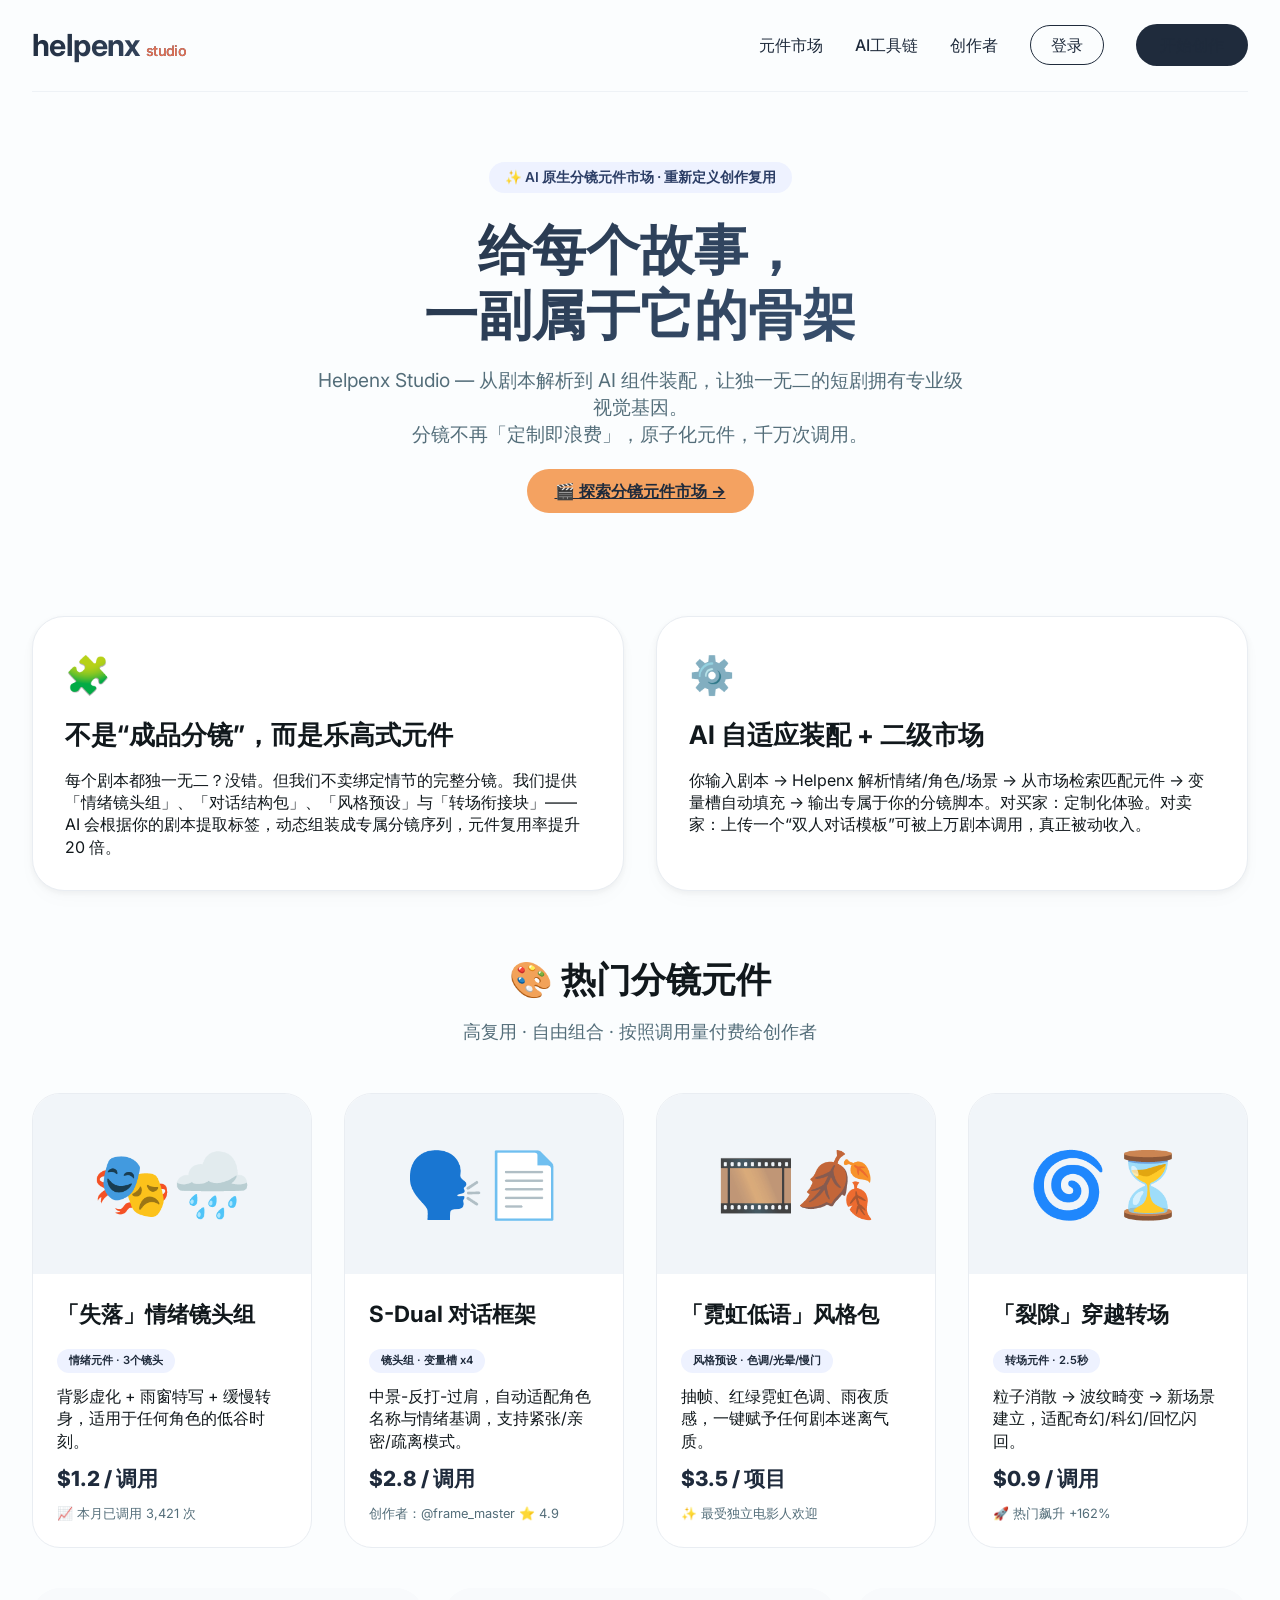
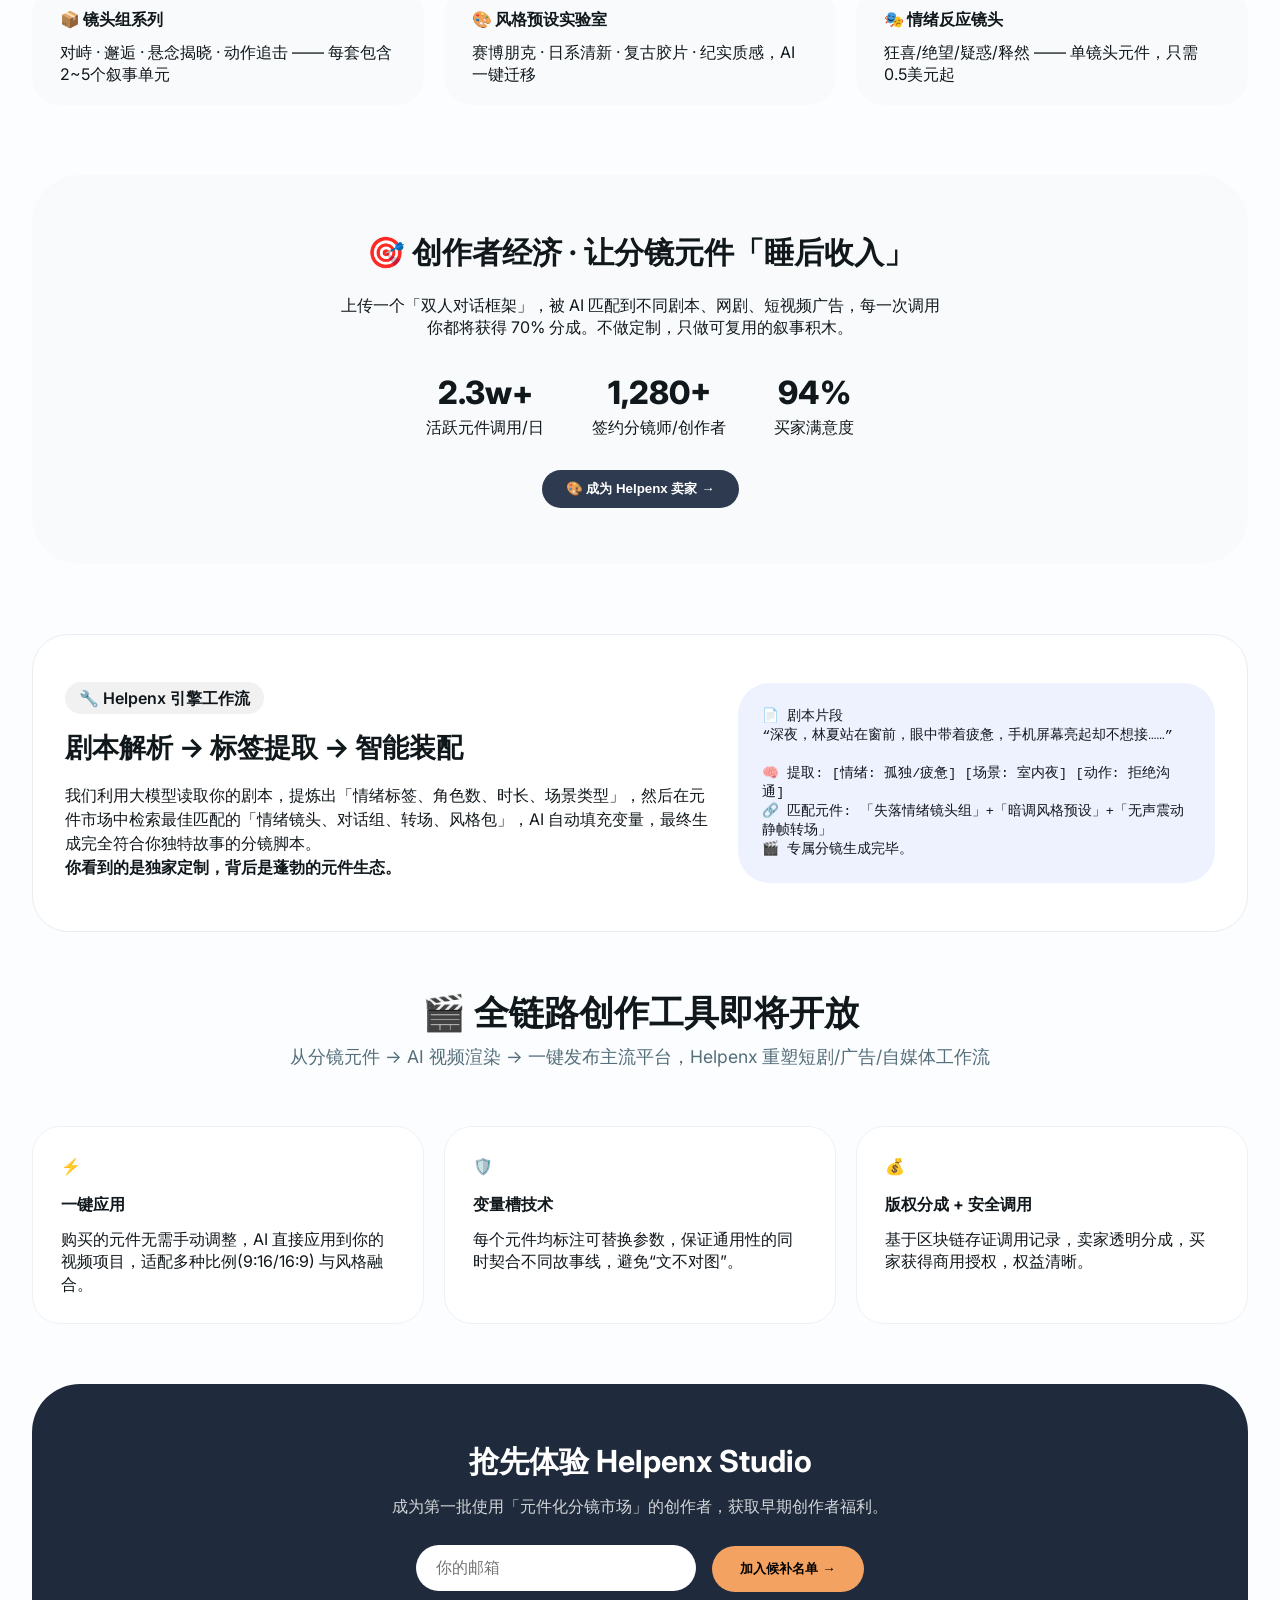
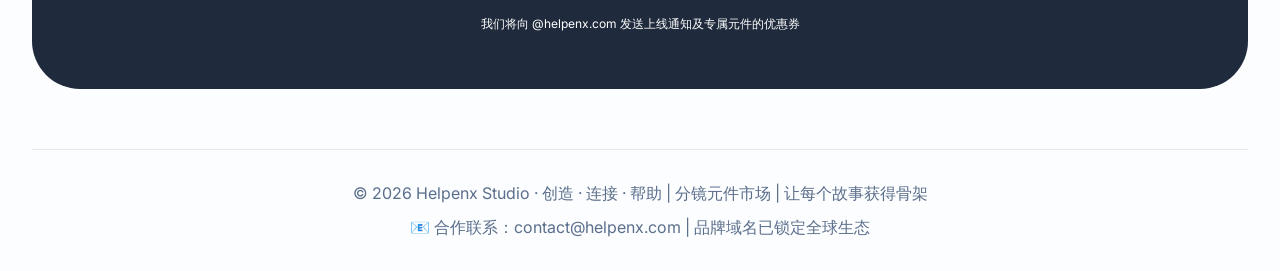
<file: index.html>
<!DOCTYPE html>
<html lang="zh-CN">

<head>
    <meta charset="UTF-8">
    <meta name="viewport" content="width=device-width, initial-scale=1.0, viewport-fit=cover">
    <title>Helpenx Studio · 分镜元件市场 | AI视频全链路平台</title>
    <!-- Google Fonts & 简洁重置 -->
    <link
        href="https://fonts.googleapis.com/css2?family=Inter:opsz,wght@14..32,300;14..32,400;14..32,500;14..32,600;14..32,700;14..32,800&display=swap"
        rel="stylesheet">
    <style>
        * {
            margin: 0;
            padding: 0;
            box-sizing: border-box;
        }

        body {
            font-family: 'Inter', sans-serif;
            background-color: #fbfdfe;
            color: #11181c;
            line-height: 1.4;
            scroll-behavior: smooth;
        }

        /* 品牌色系: 深邃科技 + 亲和暖色点缀 */
        :root {
            --primary: #1f2b3c;
            /* 深岩蓝 - 稳重技术感 */
            --primary-light: #2d3a4f;
            --accent: #f4a261;
            /* 暖橙 - 帮助/创造力 */
            --accent-dark: #e76f51;
            --gray-bg: #f8fafc;
            --card-border: #e9edf2;
            --text-muted: #546e7a;
        }

        .container {
            max-width: 1280px;
            margin: 0 auto;
            padding: 0 32px;
        }

        /* header 导航 */
        .navbar {
            padding: 24px 0;
            display: flex;
            justify-content: space-between;
            align-items: center;
            flex-wrap: wrap;
            gap: 20px;
            border-bottom: 1px solid #eef2f6;
        }

        .logo h1 {
            font-size: 1.9rem;
            font-weight: 700;
            letter-spacing: -0.02em;
            background: linear-gradient(135deg, #1f2b3c 0%, #3a4c66 100%);
            background-clip: text;
            -webkit-background-clip: text;
            color: transparent;
        }

        .logo span {
            font-size: 0.9rem;
            font-weight: 500;
            color: var(--accent-dark);
            margin-left: 6px;
        }

        .nav-links {
            display: flex;
            gap: 32px;
            align-items: center;
        }

        .nav-links a {
            text-decoration: none;
            color: var(--primary);
            font-weight: 500;
            transition: 0.2s;
        }

        .nav-links a:hover {
            color: var(--accent);
        }

        .btn-outline {
            border: 1.5px solid var(--primary);
            background: transparent;
            padding: 8px 20px;
            border-radius: 60px;
            font-weight: 600;
            transition: 0.2s;
        }

        .btn-outline:hover {
            background: var(--primary);
            color: white;
            border-color: var(--primary);
        }

        .btn-primary {
            background: var(--primary);
            color: white;
            border: none;
            padding: 10px 24px;
            border-radius: 60px;
            font-weight: 600;
            cursor: pointer;
            transition: 0.2s;
            text-decoration: none;
            display: inline-block;
        }

        .btn-primary:hover {
            background: var(--primary-light);
            transform: translateY(-2px);
        }

        .btn-accent {
            background: var(--accent);
            color: #1f2b3c;
            border: none;
            padding: 12px 28px;
            border-radius: 40px;
            font-weight: 700;
            cursor: pointer;
            transition: 0.2s;
        }

        .btn-accent:hover {
            background: var(--accent-dark);
            color: white;
        }

        /* hero 区域 */
        .hero {
            padding: 70px 0 50px;
            text-align: center;
        }

        .hero h2 {
            font-size: 3.4rem;
            font-weight: 800;
            line-height: 1.2;
            max-width: 900px;
            margin: 0 auto 20px;
            background: linear-gradient(135deg, #1f2b3c, #3f5a7c);
            background-clip: text;
            -webkit-background-clip: text;
            color: transparent;
        }

        .hero p {
            font-size: 1.2rem;
            color: var(--text-muted);
            max-width: 650px;
            margin: 0 auto 32px;
        }

        .hero-badge {
            background: #eef2ff;
            color: #2c3e66;
            display: inline-block;
            border-radius: 100px;
            padding: 6px 16px;
            font-size: 0.85rem;
            font-weight: 600;
            margin-bottom: 24px;
        }

        /* 两大关键说明卡片 */
        .concept {
            display: flex;
            gap: 32px;
            margin: 64px 0;
            flex-wrap: wrap;
        }

        .concept-card {
            flex: 1;
            background: white;
            border-radius: 32px;
            padding: 32px;
            box-shadow: 0 8px 20px rgba(0, 0, 0, 0.02), 0 2px 6px rgba(0, 0, 0, 0.05);
            border: 1px solid var(--card-border);
        }

        .concept-card h3 {
            font-size: 1.6rem;
            margin-bottom: 16px;
            font-weight: 700;
        }

        .concept-icon {
            font-size: 2.3rem;
            margin-bottom: 16px;
        }

        /* 分镜元件市场 */
        .section-title {
            font-size: 2.2rem;
            font-weight: 700;
            margin: 56px 0 16px;
            text-align: center;
        }

        .section-sub {
            text-align: center;
            color: var(--text-muted);
            margin-bottom: 48px;
            font-size: 1.1rem;
        }

        .market-grid {
            display: grid;
            grid-template-columns: repeat(auto-fill, minmax(280px, 1fr));
            gap: 32px;
            margin: 40px 0;
        }

        .element-card {
            background: white;
            border-radius: 28px;
            border: 1px solid var(--card-border);
            transition: all 0.25s ease;
            overflow: hidden;
        }

        .element-card:hover {
            transform: translateY(-6px);
            box-shadow: 0 20px 35px -12px rgba(0, 0, 0, 0.1);
        }

        .card-img {
            background: #f1f5f9;
            height: 180px;
            display: flex;
            align-items: center;
            justify-content: center;
            font-size: 4rem;
            color: #2c3e66;
        }

        .card-content {
            padding: 24px;
        }

        .card-content h4 {
            font-size: 1.4rem;
            font-weight: 700;
            margin-bottom: 8px;
        }

        .tag {
            background: #eef2ff;
            color: #1f2b3c;
            font-size: 0.7rem;
            border-radius: 40px;
            padding: 4px 12px;
            display: inline-block;
            margin: 12px 0 12px 0;
            font-weight: 600;
        }

        .price {
            font-weight: 800;
            font-size: 1.3rem;
            color: var(--primary);
            margin: 12px 0;
        }

        .usage {
            font-size: 0.8rem;
            color: var(--text-muted);
            display: flex;
            align-items: center;
            gap: 8px;
        }

        /* 创作者经济 */
        .creator-section {
            background: var(--gray-bg);
            border-radius: 48px;
            padding: 56px 48px;
            margin: 70px 0;
            text-align: center;
        }

        .stats {
            display: flex;
            justify-content: center;
            gap: 48px;
            margin: 32px 0;
            flex-wrap: wrap;
        }

        .stat-item h3 {
            font-size: 2rem;
            font-weight: 800;
        }

        /* 邮件表单 */
        .waitlist {
            background: var(--primary);
            color: white;
            border-radius: 48px;
            padding: 56px 40px;
            text-align: center;
            margin: 60px 0;
        }

        .waitlist input {
            padding: 14px 20px;
            border-radius: 60px;
            border: none;
            width: 280px;
            max-width: 70%;
            margin-right: 12px;
            font-size: 1rem;
        }

        .waitlist button {
            background: var(--accent);
            border: none;
            padding: 14px 28px;
            border-radius: 60px;
            font-weight: bold;
            cursor: pointer;
        }

        footer {
            border-top: 1px solid #e2e8f0;
            padding: 32px 0;
            text-align: center;
            color: #5b6e8c;
        }

        @media (max-width: 780px) {
            .container {
                padding: 0 20px;
            }

            .hero h2 {
                font-size: 2.2rem;
            }

            .navbar {
                flex-direction: column;
            }

            .concept {
                flex-direction: column;
            }
        }
    </style>
</head>

<body>

    <div class="container">
        <!-- 导航栏 -->
        <div class="navbar">
            <div class="logo">
                <h1>helpenx<span>studio</span></h1>
            </div>
            <div class="nav-links">
                <a href="./market.html">元件市场</a>
                <a href="#">AI工具链</a>
                <a href="./seller.html">创作者</a>
                <a href="#" class="btn-outline">登录</a>
                <a href="#" class="btn-primary">开始创作</a>
            </div>
        </div>

        <!-- Hero 主视觉 体现品牌理念“给每个故事骨架” -->
        <div class="hero">
            <div class="hero-badge">✨ AI 原生分镜元件市场 · 重新定义创作复用</div>
            <h2>给每个故事，<br>一副属于它的骨架</h2>
            <p>Helpenx Studio — 从剧本解析到 AI 组件装配，让独一无二的短剧拥有专业级视觉基因。<br>分镜不再「定制即浪费」，原子化元件，千万次调用。</p>
            <a href="#" class="btn-accent">🎬 探索分镜元件市场 →</a>
        </div>

        <!-- 核心理念解答：解决“剧本不同分镜无用”的疑虑 -->
        <div class="concept">
            <div class="concept-card">
                <div class="concept-icon">🧩</div>
                <h3>不是“成品分镜”，而是乐高式元件</h3>
                <p>每个剧本都独一无二？没错。但我们不卖绑定情节的完整分镜。我们提供「情绪镜头组」、「对话结构包」、「风格预设」与「转场衔接块」—— AI 会根据你的剧本提取标签，动态组装成专属分镜序列，元件复用率提升
                    20 倍。</p>
            </div>
            <div class="concept-card">
                <div class="concept-icon">⚙️</div>
                <h3>AI 自适应装配 + 二级市场</h3>
                <p>你输入剧本 → Helpenx 解析情绪/角色/场景 → 从市场检索匹配元件 → 变量槽自动填充 →
                    输出专属于你的分镜脚本。对买家：定制化体验。对卖家：上传一个“双人对话模板”可被上万剧本调用，真正被动收入。</p>
            </div>
        </div>

        <!-- 分镜元件市场精选 -->
        <div class="section-title">🎨 热门分镜元件</div>
        <div class="section-sub">高复用 · 自由组合 · 按照调用量付费给创作者</div>

        <div class="market-grid">
            <!-- 情绪镜头 失落 -->
            <div class="element-card">
                <div class="card-img">🎭🌧️</div>
                <div class="card-content">
                    <h4>「失落」情绪镜头组</h4>
                    <div class="tag">情绪元件 · 3个镜头</div>
                    <p>背影虚化 + 雨窗特写 + 缓慢转身，适用于任何角色的低谷时刻。</p>
                    <div class="price">$1.2 / 调用</div>
                    <div class="usage">📈 本月已调用 3,421 次</div>
                </div>
            </div>
            <!-- 双人对话骨架 -->
            <div class="element-card">
                <div class="card-img">🗣️📄</div>
                <div class="card-content">
                    <h4>S-Dual 对话框架</h4>
                    <div class="tag">镜头组 · 变量槽 x4</div>
                    <p>中景-反打-过肩，自动适配角色名称与情绪基调，支持紧张/亲密/疏离模式。</p>
                    <div class="price">$2.8 / 调用</div>
                    <div class="usage">创作者：@frame_master ⭐ 4.9</div>
                </div>
            </div>
            <!-- 王家卫风格预设 -->
            <div class="element-card">
                <div class="card-img">🎞️🍂</div>
                <div class="card-content">
                    <h4>「霓虹低语」风格包</h4>
                    <div class="tag">风格预设 · 色调/光晕/慢门</div>
                    <p>抽帧、红绿霓虹色调、雨夜质感，一键赋予任何剧本迷离气质。</p>
                    <div class="price">$3.5 / 项目</div>
                    <div class="usage">✨ 最受独立电影人欢迎</div>
                </div>
            </div>
            <!-- 时空穿越转场 -->
            <div class="element-card">
                <div class="card-img">🌀⏳</div>
                <div class="card-content">
                    <h4>「裂隙」穿越转场</h4>
                    <div class="tag">转场元件 · 2.5秒</div>
                    <p>粒子消散 → 波纹畸变 → 新场景建立，适配奇幻/科幻/回忆闪回。</p>
                    <div class="price">$0.9 / 调用</div>
                    <div class="usage">🚀 热门飙升 +162%</div>
                </div>
            </div>
        </div>

        <!-- 更多分类展示：镜头库 + 组合拳 -->
        <div style="display: flex; justify-content: space-between; flex-wrap: wrap; gap: 20px; margin: 30px 0 20px;">
            <div style="background: #f8fafc; border-radius: 28px; padding: 20px 28px; flex:1;">
                <span style="font-weight: 800;">📦 镜头组系列</span>
                <p style="margin-top: 10px;">对峙 · 邂逅 · 悬念揭晓 · 动作追击 —— 每套包含2~5个叙事单元</p>
            </div>
            <div style="background: #f8fafc; border-radius: 28px; padding: 20px 28px; flex:1;">
                <span style="font-weight: 800;">🎨 风格预设实验室</span>
                <p style="margin-top: 10px;">赛博朋克 · 日系清新 · 复古胶片 · 纪实质感，AI 一键迁移</p>
            </div>
            <div style="background: #f8fafc; border-radius: 28px; padding: 20px 28px; flex:1;">
                <span style="font-weight: 800;">🎭 情绪反应镜头</span>
                <p style="margin-top: 10px;">狂喜/绝望/疑惑/释然 —— 单镜头元件，只需0.5美元起</p>
            </div>
        </div>

        <!-- 创作者经济 & 被动收入 -->
        <div class="creator-section">
            <h3 style="font-size: 1.9rem;">🎯 创作者经济 · 让分镜元件「睡后收入」</h3>
            <p style="max-width: 600px; margin: 20px auto;">上传一个「双人对话框架」，被 AI 匹配到不同剧本、网剧、短视频广告，每一次调用你都将获得 70%
                分成。不做定制，只做可复用的叙事积木。</p>
            <div class="stats">
                <div class="stat-item">
                    <h3>2.3w+</h3>
                    <p>活跃元件调用/日</p>
                </div>
                <div class="stat-item">
                    <h3>1,280+</h3>
                    <p>签约分镜师/创作者</p>
                </div>
                <div class="stat-item">
                    <h3>94%</h3>
                    <p>买家满意度</p>
                </div>
            </div>
            <button class="btn-primary" style="background: #2d3a4f;" onclick="alert('👉 即将开放入驻平台，欢迎提前加入等待名单')">🎨 成为
                Helpenx 卖家 →</button>
        </div>

        <!-- 技术流程亮点说明：AI如何装配？-->
        <div
            style="background: white; border-radius: 36px; border: 1px solid var(--card-border); padding: 48px 32px; margin: 40px 0;">
            <div style="display: flex; gap: 30px; flex-wrap: wrap; align-items: center;">
                <div style="flex: 1.2;">
                    <span style="background: #1f2b3c10; padding: 6px 14px; border-radius: 40px; font-weight: 600;">🔧
                        Helpenx 引擎工作流</span>
                    <h3 style="font-size: 1.7rem; margin: 20px 0 16px;">剧本解析 → 标签提取 → 智能装配</h3>
                    <p style="line-height: 1.5;">我们利用大模型读取你的剧本，提炼出「情绪标签、角色数、时长、场景类型」，然后在元件市场中检索最佳匹配的「情绪镜头、对话组、转场、风格包」，AI
                        自动填充变量，最终生成完全符合你独特故事的分镜脚本。 <br><strong>你看到的是独家定制，背后是蓬勃的元件生态。</strong></p>
                </div>
                <div
                    style="flex: 0.8; background: #eef2ff; border-radius: 32px; padding: 24px; font-family: monospace; font-size: 0.85rem;">
                    📄 剧本片段 <br>
                    “深夜，林夏站在窗前，眼中带着疲惫，手机屏幕亮起却不想接……”<br><br>
                    🧠 提取: [情绪: 孤独/疲惫] [场景: 室内夜] [动作: 拒绝沟通]<br>
                    🔗 匹配元件: 「失落情绪镜头组」+「暗调风格预设」+「无声震动静帧转场」<br>
                    🎬 专属分镜生成完毕。
                </div>
            </div>
        </div>

        <!-- 分镜市场交易 + 二级市场机制说明 -->
        <div style="text-align: center; margin: 20px 0 0px;">
            <h3 class="section-title" style="margin-bottom: 8px;">🎬 全链路创作工具即将开放</h3>
            <p class="section-sub">从分镜元件 → AI 视频渲染 → 一键发布主流平台，Helpenx 重塑短剧/广告/自媒体工作流</p>
        </div>

        <!-- 三大独特优势 -->
        <div style="display: flex; gap: 20px; flex-wrap: wrap; margin: 56px 0 20px;">
            <div style="flex:1; background:white; border-radius: 28px; padding: 28px; border:1px solid #edf2f7;">
                <div>⚡️</div>
                <h4 style="margin: 16px 0 12px;">一键应用</h4>
                <p>购买的元件无需手动调整，AI 直接应用到你的视频项目，适配多种比例(9:16/16:9) 与风格融合。</p>
            </div>
            <div style="flex:1; background:white; border-radius: 28px; padding: 28px; border:1px solid #edf2f7;">
                <div>🛡️</div>
                <h4 style="margin: 16px 0 12px;">变量槽技术</h4>
                <p>每个元件均标注可替换参数，保证通用性的同时契合不同故事线，避免“文不对图”。</p>
            </div>
            <div style="flex:1; background:white; border-radius: 28px; padding: 28px; border:1px solid #edf2f7;">
                <div>💰</div>
                <h4 style="margin: 16px 0 12px;">版权分成 + 安全调用</h4>
                <p>基于区块链存证调用记录，卖家透明分成，买家获得商用授权，权益清晰。</p>
            </div>
        </div>

        <!-- 等待名单 + 品牌号召 -->
        <div class="waitlist">
            <h3 style="font-size: 1.9rem; margin-bottom: 12px;">抢先体验 Helpenx Studio</h3>
            <p style="margin-bottom: 28px; opacity: 0.8;">成为第一批使用「元件化分镜市场」的创作者，获取早期创作者福利。</p>
            <div>
                <input type="email" placeholder="你的邮箱" id="waitlistEmail">
                <button onclick="submitWaitlist()">加入候补名单 →</button>
            </div>
            <p style="font-size: 0.75rem; margin-top: 24px;">我们将向 @helpenx.com 发送上线通知及专属元件的优惠券</p>
        </div>

        <footer>
            <p>© 2026 Helpenx Studio · 创造 · 连接 · 帮助 | 分镜元件市场 | 让每个故事获得骨架</p>
            <p style="margin-top: 12px;">📧 合作联系：contact@helpenx.com | 品牌域名已锁定全球生态</p>
        </footer>
    </div>

    <script>
        function submitWaitlist() {
            const email = document.getElementById('waitlistEmail').value;
            if (!email || !email.includes('@')) {
                alert('请输入有效的邮箱地址，我们将会发送早期访问邀请。');
                return;
            }
            // 模拟提交到 waitlist 后端 (示意)
            alert(`🎉 感谢加入，${email}！ Helpenx 团队会第一时间通知您分镜市场上线。`);
            // 实际可以集成 formspree / supabase，此处仅演示品牌交互
            document.getElementById('waitlistEmail').value = '';
        }

        // 简单控制台品牌展示
        console.log("Helpenx Studio — 分镜元件品牌官网 | 元件复用变革AI视频");
    </script>
</body>

</html>
</file>
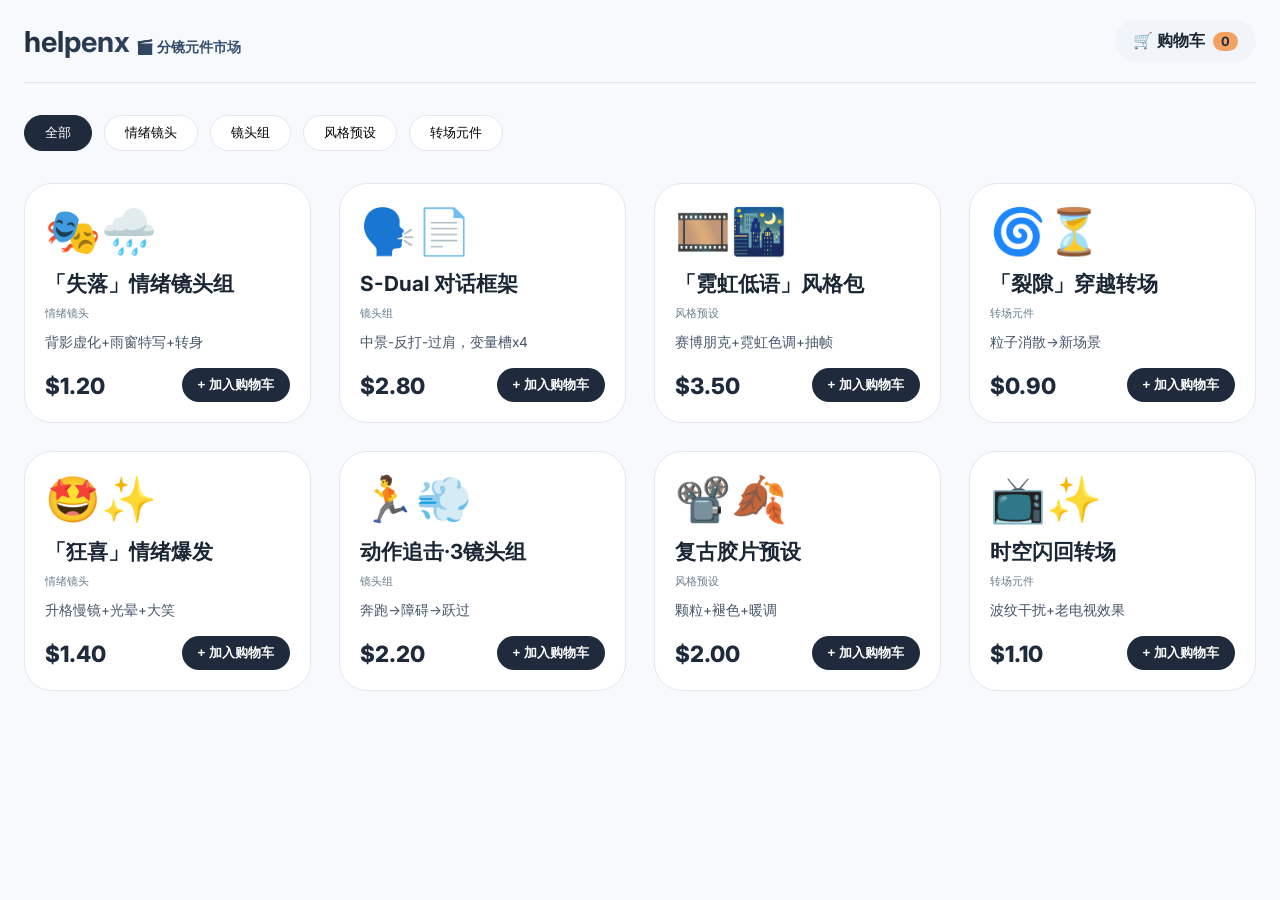
<file: market.html>
<!DOCTYPE html>
<html lang="zh-CN">

<head>
    <meta charset="UTF-8">
    <meta name="viewport" content="width=device-width, initial-scale=1.0">
    <title>Helpenx 分镜市场 · 元件购物原型</title>
    <link
        href="https://fonts.googleapis.com/css2?family=Inter:opsz,wght@14..32,300;14..32,400;14..32,500;14..32,600;14..32,700&display=swap"
        rel="stylesheet">
    <style>
        * {
            margin: 0;
            padding: 0;
            box-sizing: border-box;
        }

        body {
            font-family: 'Inter', sans-serif;
            background: #f7f9fc;
            color: #1a2634;
        }

        /* 品牌色 */
        :root {
            --primary: #1f2b3c;
            --accent: #f4a261;
            --accent-dark: #e76f51;
            --gray-light: #f1f5f9;
            --border: #e2e8f0;
        }

        .container {
            max-width: 1300px;
            margin: 0 auto;
            padding: 0 24px;
        }

        /* 头部 */
        .header {
            display: flex;
            justify-content: space-between;
            align-items: center;
            padding: 20px 0;
            border-bottom: 1px solid var(--border);
            flex-wrap: wrap;
            gap: 16px;
        }

        .logo {
            font-size: 1.8rem;
            font-weight: 700;
            background: linear-gradient(135deg, #1f2b3c, #3f5a7c);
            background-clip: text;
            -webkit-background-clip: text;
            color: transparent;
        }

        .cart-icon {
            position: relative;
            cursor: pointer;
            background: var(--gray-light);
            padding: 10px 18px;
            border-radius: 40px;
            font-weight: 600;
            display: flex;
            align-items: center;
            gap: 8px;
        }

        .cart-count {
            background: var(--accent);
            color: #1f2b3c;
            border-radius: 30px;
            padding: 2px 8px;
            font-size: 0.8rem;
            font-weight: bold;
        }

        /* 筛选栏 */
        .filters {
            display: flex;
            gap: 12px;
            margin: 32px 0 24px;
            flex-wrap: wrap;
        }

        .filter-btn {
            background: white;
            border: 1px solid var(--border);
            padding: 8px 20px;
            border-radius: 40px;
            font-weight: 500;
            cursor: pointer;
            transition: 0.2s;
        }

        .filter-btn.active {
            background: var(--primary);
            color: white;
            border-color: var(--primary);
        }

        /* 商品网格 */
        .market-grid {
            display: grid;
            grid-template-columns: repeat(auto-fill, minmax(280px, 1fr));
            gap: 28px;
            margin: 32px 0 80px;
        }

        .product-card {
            background: white;
            border-radius: 28px;
            border: 1px solid var(--border);
            padding: 20px;
            transition: 0.2s;
        }

        .product-card:hover {
            transform: translateY(-4px);
            box-shadow: 0 12px 24px -12px rgba(0, 0, 0, 0.15);
        }

        .product-icon {
            font-size: 2.8rem;
            margin-bottom: 12px;
        }

        .product-title {
            font-size: 1.3rem;
            font-weight: 700;
        }

        .product-type {
            font-size: 0.7rem;
            color: #687e8c;
            text-transform: uppercase;
            margin: 8px 0;
        }

        .product-desc {
            color: #475569;
            font-size: 0.85rem;
            margin: 12px 0;
            line-height: 1.4;
        }

        .price-row {
            display: flex;
            justify-content: space-between;
            align-items: center;
            margin-top: 16px;
        }

        .price {
            font-weight: 800;
            font-size: 1.4rem;
            color: var(--primary);
        }

        .add-btn {
            background: var(--primary);
            color: white;
            border: none;
            padding: 8px 16px;
            border-radius: 40px;
            font-weight: 600;
            cursor: pointer;
            transition: 0.2s;
        }

        .add-btn:hover {
            background: var(--accent-dark);
        }

        /* 购物车侧边栏 */
        .cart-sidebar {
            position: fixed;
            top: 0;
            right: -450px;
            width: 420px;
            max-width: 90vw;
            height: 100vh;
            background: white;
            box-shadow: -4px 0 20px rgba(0, 0, 0, 0.1);
            z-index: 1000;
            transition: 0.3s ease;
            display: flex;
            flex-direction: column;
            padding: 24px;
            gap: 20px;
        }

        .cart-sidebar.open {
            right: 0;
        }

        .cart-header {
            display: flex;
            justify-content: space-between;
            font-size: 1.5rem;
            font-weight: 700;
            border-bottom: 1px solid var(--border);
            padding-bottom: 16px;
        }

        .cart-items {
            flex: 1;
            overflow-y: auto;
            display: flex;
            flex-direction: column;
            gap: 16px;
        }

        .cart-item {
            display: flex;
            justify-content: space-between;
            align-items: center;
            border-bottom: 1px solid #edf2f7;
            padding-bottom: 12px;
        }

        .item-info h4 {
            font-size: 1rem;
        }

        .item-actions {
            display: flex;
            align-items: center;
            gap: 12px;
        }

        .item-actions button {
            background: #f1f5f9;
            border: none;
            width: 28px;
            height: 28px;
            border-radius: 30px;
            font-weight: bold;
            cursor: pointer;
        }

        .cart-total {
            font-weight: 800;
            font-size: 1.3rem;
            border-top: 2px solid var(--border);
            padding-top: 16px;
        }

        .checkout-btn {
            background: var(--accent);
            width: 100%;
            padding: 14px;
            border: none;
            border-radius: 60px;
            font-weight: bold;
            font-size: 1rem;
            cursor: pointer;
        }

        .close-cart {
            background: none;
            border: none;
            font-size: 1.6rem;
            cursor: pointer;
        }

        .overlay {
            position: fixed;
            top: 0;
            left: 0;
            width: 100%;
            height: 100%;
            background: rgba(0, 0, 0, 0.3);
            z-index: 999;
            display: none;
        }

        .overlay.show {
            display: block;
        }

        /* 支付弹窗 */
        .modal {
            position: fixed;
            top: 50%;
            left: 50%;
            transform: translate(-50%, -50%);
            background: white;
            z-index: 1100;
            width: 400px;
            max-width: 90vw;
            border-radius: 32px;
            padding: 32px;
            display: none;
            flex-direction: column;
            gap: 20px;
            box-shadow: 0 25px 40px rgba(0, 0, 0, 0.2);
        }

        .modal.open {
            display: flex;
        }

        .modal input {
            padding: 14px;
            border-radius: 60px;
            border: 1px solid var(--border);
        }
    </style>
</head>

<body>

    <div class="container">
        <div class="header">
            <div class="logo">helpenx <span style="font-size:0.9rem;">🎬 分镜元件市场</span></div>
            <div class="cart-icon" id="cartIcon">
                🛒 购物车 <span class="cart-count" id="cartCount">0</span>
            </div>
        </div>

        <!-- 筛选栏 -->
        <div class="filters" id="filterContainer">
            <button class="filter-btn active" data-type="all">全部</button>
            <button class="filter-btn" data-type="emotion">情绪镜头</button>
            <button class="filter-btn" data-type="dialogue">镜头组</button>
            <button class="filter-btn" data-type="style">风格预设</button>
            <button class="filter-btn" data-type="transition">转场元件</button>
        </div>

        <div class="market-grid" id="productGrid"></div>
    </div>

    <!-- 购物车侧边栏 -->
    <div class="overlay" id="overlay"></div>
    <div class="cart-sidebar" id="cartSidebar">
        <div class="cart-header">
            我的购物车
            <button class="close-cart" id="closeCartBtn">✕</button>
        </div>
        <div class="cart-items" id="cartItemsList"></div>
        <div class="cart-total" id="cartTotal">总计: $0.00</div>
        <button class="checkout-btn" id="checkoutBtn">去结算 →</button>
    </div>

    <!-- 支付弹窗 -->
    <div class="modal" id="paymentModal">
        <h3>💳 测试支付 (模拟)</h3>
        <input type="text" placeholder="卡号 4242 4242 4242 4242" value="4242 4242 4242 4242">
        <input type="text" placeholder="MM/YY">
        <input type="text" placeholder="CVC">
        <button id="confirmPayBtn" style="background:#1f2b3c; color:white; padding:12px; border-radius:40px;">确认支付
            $0.00</button>
        <button id="closeModalBtn" style="background:#eee;">取消</button>
    </div>

    <script>
        // ---------- 商品数据（元件）----------
        const products = [
            { id: 1, name: "「失落」情绪镜头组", type: "emotion", desc: "背影虚化+雨窗特写+转身", price: 1.2, icon: "🎭🌧️" },
            { id: 2, name: "S-Dual 对话框架", type: "dialogue", desc: "中景-反打-过肩，变量槽x4", price: 2.8, icon: "🗣️📄" },
            { id: 3, name: "「霓虹低语」风格包", type: "style", desc: "赛博朋克+霓虹色调+抽帧", price: 3.5, icon: "🎞️🌃" },
            { id: 4, name: "「裂隙」穿越转场", type: "transition", desc: "粒子消散→新场景", price: 0.9, icon: "🌀⏳" },
            { id: 5, name: "「狂喜」情绪爆发", type: "emotion", desc: "升格慢镜+光晕+大笑", price: 1.4, icon: "🤩✨" },
            { id: 6, name: "动作追击·3镜头组", type: "dialogue", desc: "奔跑→障碍→跃过", price: 2.2, icon: "🏃💨" },
            { id: 7, name: "复古胶片预设", type: "style", desc: "颗粒+褪色+暖调", price: 2.0, icon: "📽️🍂" },
            { id: 8, name: "时空闪回转场", type: "transition", desc: "波纹干扰+老电视效果", price: 1.1, icon: "📺✨" }
        ];

        let cart = []; // { id, name, price, quantity }

        // 渲染商品列表 (支持筛选)
        let currentFilter = "all";
        function renderProducts() {
            const filtered = currentFilter === "all" ? products : products.filter(p => p.type === currentFilter);
            const grid = document.getElementById("productGrid");
            grid.innerHTML = filtered.map(p => `
            <div class="product-card">
                <div class="product-icon">${p.icon}</div>
                <div class="product-title">${p.name}</div>
                <div class="product-type">${p.type === 'emotion' ? '情绪镜头' : p.type === 'dialogue' ? '镜头组' : p.type === 'style' ? '风格预设' : '转场元件'}</div>
                <div class="product-desc">${p.desc}</div>
                <div class="price-row">
                    <span class="price">$${p.price.toFixed(2)}</span>
                    <button class="add-btn" data-id="${p.id}">+ 加入购物车</button>
                </div>
            </div>
        `).join("");
            // 绑定加入购物车事件
            document.querySelectorAll(".add-btn").forEach(btn => {
                btn.addEventListener("click", (e) => {
                    const id = parseInt(btn.dataset.id);
                    addToCart(id);
                });
            });
        }

        function addToCart(productId) {
            const product = products.find(p => p.id === productId);
            const existing = cart.find(item => item.id === productId);
            if (existing) {
                existing.quantity += 1;
            } else {
                cart.push({ ...product, quantity: 1 });
            }
            updateCartUI();
        }

        function updateCartUI() {
            // 更新角标
            const totalItems = cart.reduce((sum, i) => sum + i.quantity, 0);
            document.getElementById("cartCount").innerText = totalItems;
            // 更新侧边栏列表
            const cartContainer = document.getElementById("cartItemsList");
            if (!cartContainer) return;
            if (cart.length === 0) {
                cartContainer.innerHTML = "<div style='color:gray;text-align:center;'>购物车是空的，去挑选一些分镜元件吧✨</div>";
            } else {
                cartContainer.innerHTML = cart.map(item => `
                <div class="cart-item">
                    <div class="item-info">
                        <h4>${item.name}</h4>
                        <small>$${item.price.toFixed(2)} × ${item.quantity}</small>
                    </div>
                    <div class="item-actions">
                        <button class="cart-qty-minus" data-id="${item.id}">-</button>
                        <span>${item.quantity}</span>
                        <button class="cart-qty-plus" data-id="${item.id}">+</button>
                        <button class="cart-remove" data-id="${item.id}" style="background:#fee2e2;">🗑️</button>
                    </div>
                </div>
            `).join("");
            }
            // 绑定购物车内增减删除
            document.querySelectorAll(".cart-qty-minus").forEach(btn => {
                btn.addEventListener("click", (e) => {
                    const id = parseInt(btn.dataset.id);
                    const item = cart.find(i => i.id === id);
                    if (item && item.quantity > 1) {
                        item.quantity -= 1;
                    } else if (item && item.quantity === 1) {
                        cart = cart.filter(i => i.id !== id);
                    }
                    updateCartUI();
                });
            });
            document.querySelectorAll(".cart-qty-plus").forEach(btn => {
                btn.addEventListener("click", (e) => {
                    const id = parseInt(btn.dataset.id);
                    const item = cart.find(i => i.id === id);
                    if (item) item.quantity += 1;
                    updateCartUI();
                });
            });
            document.querySelectorAll(".cart-remove").forEach(btn => {
                btn.addEventListener("click", (e) => {
                    const id = parseInt(btn.dataset.id);
                    cart = cart.filter(i => i.id !== id);
                    updateCartUI();
                });
            });
            // 更新总计
            const total = cart.reduce((sum, i) => sum + (i.price * i.quantity), 0);
            document.getElementById("cartTotal").innerHTML = `总计: $${total.toFixed(2)}`;
            const payBtn = document.getElementById("confirmPayBtn");
            if (payBtn) payBtn.innerText = `确认支付 $${total.toFixed(2)}`;
        }

        // 侧边栏开关
        const cartIcon = document.getElementById("cartIcon");
        const cartSidebar = document.getElementById("cartSidebar");
        const overlay = document.getElementById("overlay");
        const closeCartBtn = document.getElementById("closeCartBtn");
        function openCart() { cartSidebar.classList.add("open"); overlay.classList.add("show"); }
        function closeCart() { cartSidebar.classList.remove("open"); overlay.classList.remove("show"); }
        cartIcon.addEventListener("click", openCart);
        closeCartBtn.addEventListener("click", closeCart);
        overlay.addEventListener("click", closeCart);

        // 筛选逻辑
        document.querySelectorAll(".filter-btn").forEach(btn => {
            btn.addEventListener("click", (e) => {
                document.querySelectorAll(".filter-btn").forEach(b => b.classList.remove("active"));
                btn.classList.add("active");
                currentFilter = btn.dataset.type;
                renderProducts();
            });
        });

        // 结算弹窗
        const checkoutBtn = document.getElementById("checkoutBtn");
        const paymentModal = document.getElementById("paymentModal");
        const confirmPayBtn = document.getElementById("confirmPayBtn");
        const closeModalBtn = document.getElementById("closeModalBtn");
        checkoutBtn.addEventListener("click", () => {
            if (cart.length === 0) { alert("购物车还是空的，先添加元件吧～"); return; }
            paymentModal.classList.add("open");
        });
        function closeModal() { paymentModal.classList.remove("open"); }
        closeModalBtn.addEventListener("click", closeModal);
        confirmPayBtn.addEventListener("click", () => {
            alert("🎉 演示模式：订单已提交！Helpenx 将立即为您开通元件授权并接入AI装配流程。");
            cart = [];
            updateCartUI();
            closeModal();
            closeCart();
            alert("感谢购买，您的元件会自动同步到 Helpenx Studio 工作台。");
        });

        // 初始化
        renderProducts();
        updateCartUI();
    </script>
</body>

</html>
</file>
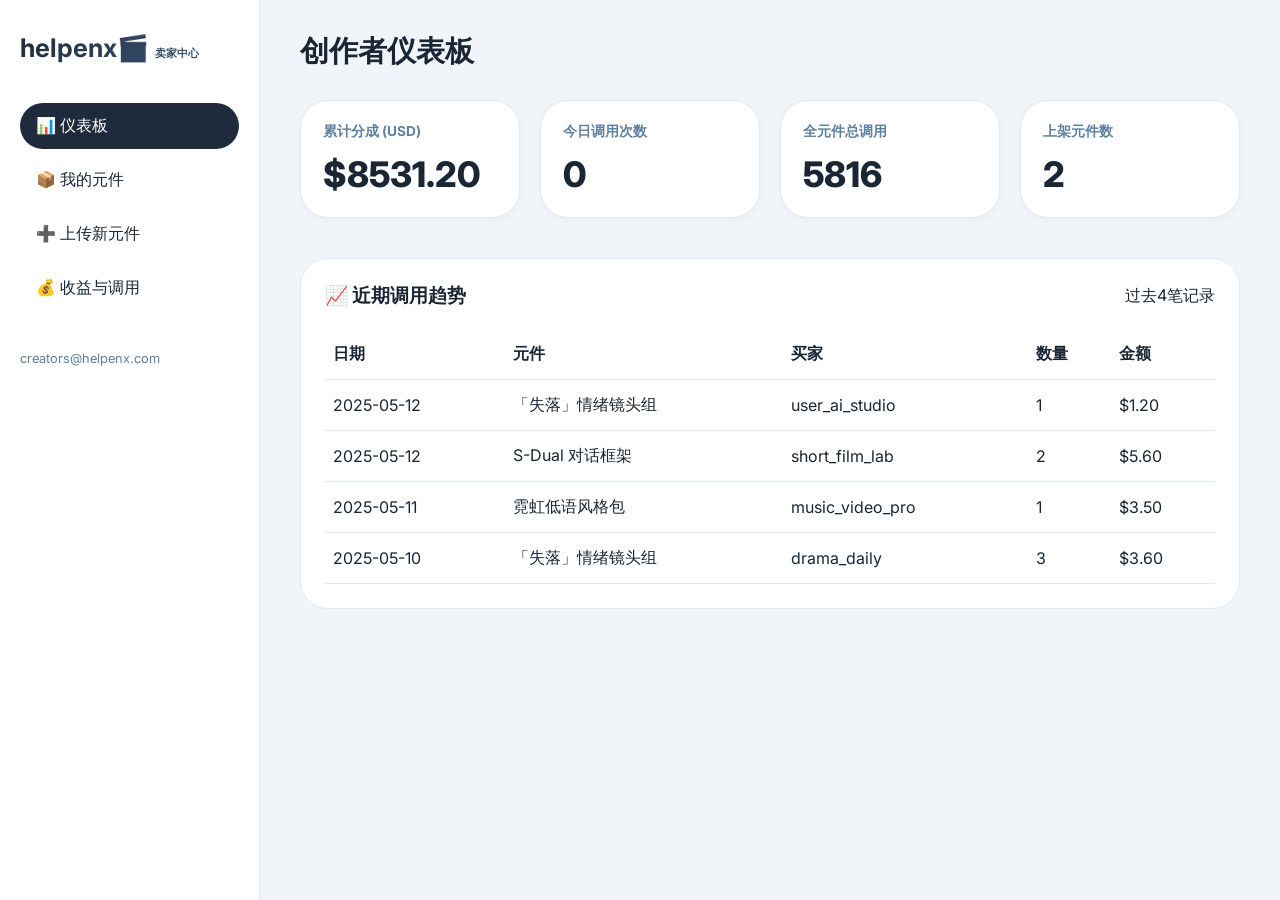
<file: seller.html>
<!DOCTYPE html>
<html lang="zh-CN">

<head>
    <meta charset="UTF-8">
    <meta name="viewport" content="width=device-width, initial-scale=1.0">
    <title>Helpenx 卖家中心 · 创作者后台</title>
    <link
        href="https://fonts.googleapis.com/css2?family=Inter:opsz,wght@14..32,300;14..32,400;14..32,500;14..32,600;14..32,700&display=swap"
        rel="stylesheet">
    <style>
        * {
            margin: 0;
            padding: 0;
            box-sizing: border-box;
        }

        body {
            font-family: 'Inter', sans-serif;
            background: #f1f5f9;
            color: #1a2634;
        }

        :root {
            --primary: #1f2b3c;
            --accent: #f4a261;
            --accent-dark: #e76f51;
            --success: #2e7d64;
            --border: #e2e8f0;
        }

        .app-container {
            display: flex;
            min-height: 100vh;
        }

        /* 侧边导航 */
        .sidebar {
            width: 260px;
            background: white;
            border-right: 1px solid var(--border);
            padding: 32px 20px;
        }

        .logo {
            font-size: 1.6rem;
            font-weight: 700;
            margin-bottom: 40px;
            background: linear-gradient(135deg, #1f2b3c, #3f5a7c);
            background-clip: text;
            -webkit-background-clip: text;
            color: transparent;
        }

        .nav-item {
            padding: 12px 16px;
            margin: 8px 0;
            border-radius: 40px;
            cursor: pointer;
            font-weight: 500;
            transition: 0.2s;
        }

        .nav-item.active {
            background: var(--primary);
            color: white;
        }

        .nav-item:hover:not(.active) {
            background: #eef2ff;
        }

        /* 主内容区 */
        .main-content {
            flex: 1;
            padding: 32px 40px;
            overflow-x: auto;
        }

        .page-title {
            font-size: 1.8rem;
            font-weight: 700;
            margin-bottom: 28px;
        }

        /* 统计卡片 */
        .stats-grid {
            display: grid;
            grid-template-columns: repeat(auto-fit, minmax(200px, 1fr));
            gap: 20px;
            margin-bottom: 40px;
        }

        .stat-card {
            background: white;
            border-radius: 28px;
            padding: 22px;
            box-shadow: 0 2px 8px rgba(0, 0, 0, 0.03);
            border: 1px solid var(--border);
        }

        .stat-card h3 {
            font-size: 0.85rem;
            text-transform: uppercase;
            color: #5f7f9e;
            margin-bottom: 12px;
        }

        .stat-number {
            font-size: 2.2rem;
            font-weight: 800;
        }

        /* 元件表格/表单 */
        .card-panel {
            background: white;
            border-radius: 28px;
            border: 1px solid var(--border);
            padding: 24px;
            margin-bottom: 32px;
        }

        .panel-header {
            display: flex;
            justify-content: space-between;
            align-items: center;
            margin-bottom: 20px;
            flex-wrap: wrap;
        }

        table {
            width: 100%;
            border-collapse: collapse;
        }

        th,
        td {
            text-align: left;
            padding: 14px 8px;
            border-bottom: 1px solid var(--border);
        }

        .badge {
            background: #eef2ff;
            padding: 4px 10px;
            border-radius: 40px;
            font-size: 0.7rem;
            font-weight: 600;
        }

        button {
            background: var(--primary);
            color: white;
            border: none;
            padding: 8px 16px;
            border-radius: 40px;
            cursor: pointer;
            font-weight: 500;
        }

        .btn-outline-light {
            background: transparent;
            border: 1px solid var(--border);
            color: var(--primary);
        }

        .form-row {
            display: flex;
            flex-wrap: wrap;
            gap: 16px;
            margin-bottom: 20px;
        }

        .form-group {
            flex: 1;
            min-width: 180px;
        }

        .form-group label {
            display: block;
            font-size: 0.75rem;
            font-weight: 600;
            margin-bottom: 6px;
        }

        input,
        select,
        textarea {
            width: 100%;
            padding: 10px 14px;
            border-radius: 20px;
            border: 1px solid var(--border);
            font-family: inherit;
        }

        .inline-icon {
            font-size: 1.2rem;
        }

        @media (max-width: 780px) {
            .app-container {
                flex-direction: column;
            }

            .sidebar {
                width: 100%;
                padding: 16px;
                display: flex;
                gap: 8px;
                flex-wrap: wrap;
            }

            .main-content {
                padding: 20px;
            }
        }
    </style>
</head>

<body>
    <div class="app-container">
        <!-- 侧边栏卖家导航 -->
        <div class="sidebar">
            <div class="logo">helpenx🎬 <span style="font-size: 0.7rem;">卖家中心</span></div>
            <div class="nav-item active" data-tab="dashboard">📊 仪表板</div>
            <div class="nav-item" data-tab="elements">📦 我的元件</div>
            <div class="nav-item" data-tab="upload">➕ 上传新元件</div>
            <div class="nav-item" data-tab="earnings">💰 收益与调用</div>
            <div style="margin-top: 40px; font-size:0.8rem; color:#5f7f9e;">creators@helpenx.com</div>
        </div>

        <div class="main-content" id="mainContent">
            <!-- 动态内容会通过js渲染 -->
            <div id="dynamicView"></div>
        </div>
    </div>

    <script>
        // ---------- 模拟卖家数据 ----------
        let myElements = [
            { id: 101, name: "「失落」情绪镜头组", type: "emotion", price: 1.2, variables: "情绪基调, 场景环境", status: "上架", totalCalls: 3421, earnings: 2873.6 },
            { id: 102, name: "S-Dual 对话框架", type: "dialogue", price: 2.8, variables: "角色A/B, 氛围强度", status: "上架", totalCalls: 1872, earnings: 4193.2 },
            { id: 103, name: "霓虹低语风格包", type: "style", price: 3.5, variables: "主色调, 闪烁强度", status: "下架", totalCalls: 523, earnings: 1464.4 }
        ];

        // 模拟调用记录
        let callRecords = [
            { date: "2025-05-12", element: "「失落」情绪镜头组", buyer: "user_ai_studio", quantity: 1, amount: 1.2 },
            { date: "2025-05-12", element: "S-Dual 对话框架", buyer: "short_film_lab", quantity: 2, amount: 5.6 },
            { date: "2025-05-11", element: "霓虹低语风格包", buyer: "music_video_pro", quantity: 1, amount: 3.5 },
            { date: "2025-05-10", element: "「失落」情绪镜头组", buyer: "drama_daily", quantity: 3, amount: 3.6 }
        ];

        function getTotalEarnings() {
            return myElements.reduce((sum, e) => sum + e.earnings, 0);
        }
        function getTodayCalls() {
            const today = new Date().toISOString().slice(0, 10);
            return callRecords.filter(rec => rec.date === today).reduce((sum, rec) => sum + rec.quantity, 0);
        }

        // 渲染不同tab
        function renderDashboard() {
            const totalEarn = getTotalEarnings().toFixed(2);
            const totalCallsAll = myElements.reduce((sum, e) => sum + e.totalCalls, 0);
            const todayCalls = getTodayCalls();
            const activeElements = myElements.filter(e => e.status === "上架").length;
            return `
            <div class="page-title">创作者仪表板</div>
            <div class="stats-grid">
                <div class="stat-card"><h3>累计分成 (USD)</h3><div class="stat-number">$${totalEarn}</div></div>
                <div class="stat-card"><h3>今日调用次数</h3><div class="stat-number">${todayCalls}</div></div>
                <div class="stat-card"><h3>全元件总调用</h3><div class="stat-number">${totalCallsAll}</div></div>
                <div class="stat-card"><h3>上架元件数</h3><div class="stat-number">${activeElements}</div></div>
            </div>
            <div class="card-panel">
                <div class="panel-header"><h3>📈 近期调用趋势</h3><span>过去4笔记录</span></div>
                <table>
                    <thead><tr><th>日期</th><th>元件</th><th>买家</th><th>数量</th><th>金额</th></tr></thead>
                    <tbody>
                        ${callRecords.slice(0, 4).map(rec => `<tr><td>${rec.date}</td><td>${rec.element}</td><td>${rec.buyer}</td><td>${rec.quantity}</td><td>$${rec.amount.toFixed(2)}</td></tr>`).join('')}
                        ${callRecords.length === 0 ? '<tr><td colspan="5">暂无调用记录</td></tr>' : ''}
                    </tbody>
                </table>
            </div>
        `;
        }

        function renderMyElements() {
            return `
            <div class="page-title">我的元件库</div>
            <div class="card-panel">
                <table>
                    <thead><tr><th>元件名称</th><th>类型</th><th>价格</th><th>变量槽</th><th>状态</th><th>总调用</th><th>收益</th><th>操作</th></tr></thead>
                    <tbody>
                        ${myElements.map(el => `
                            <tr>
                                <td>${el.name}</td>
                                <td><span class="badge">${el.type}</span></td>
                                <td>$${el.price.toFixed(2)}</td>
                                <td style="max-width:150px; font-size:0.8rem;">${el.variables}</td>
                                <td>${el.status === '上架' ? ' 上架' : '⛔ 下架'}</td>
                                <td>${el.totalCalls}</td>
                                <td>$${el.earnings.toFixed(2)}</td>
                                <td><button class="toggle-status" data-id="${el.id}">${el.status === '上架' ? '下架' : '上架'}</button></td>
                            </tr>
                        `).join('')}
                    </tbody>
                </table>
            </div>
        `;
        }

        function renderUploadForm() {
            return `
            <div class="page-title">➕ 上传新分镜元件</div>
            <div class="card-panel">
                <form id="newElementForm">
                    <div class="form-row">
                        <div class="form-group"><label>元件名称 *</label><input type="text" id="elemName" placeholder="例如：悬疑对峙镜头组" required></div>
                        <div class="form-group"><label>类型</label><select id="elemType"><option value="emotion">情绪镜头</option><option value="dialogue">镜头组</option><option value="style">风格预设</option><option value="transition">转场元件</option></select></div>
                        <div class="form-group"><label>价格 (USD)</label><input type="number" id="elemPrice" step="0.1" value="1.99" required></div>
                    </div>
                    <div class="form-group"><label>变量槽 (例如: 主角情绪, 背景年代)</label><input type="text" id="elemVariables" placeholder="角色名, 环境色调, 紧张程度"></div>
                    <div class="form-group"><label>元件简短描述</label><textarea rows="2" id="elemDesc"></textarea></div>
                    <button type="submit" style="margin-top: 12px;">发布元件到市场</button>
                </form>
                <p style="margin-top: 20px; font-size:0.75rem; color:gray;">💡 元件将通过 AI 变量槽自动适配不同剧本，每次调用您将获得 70% 分成。</p>
            </div>
        `;
        }

        function renderEarningsCalls() {
            const totalEarn = getTotalEarnings().toFixed(2);
            return `
            <div class="page-title">详细收益 & 调用记录</div>
            <div class="stats-grid">
                <div class="stat-card"><h3>总收益 (净分成)</h3><div class="stat-number">$${totalEarn}</div></div>
                <div class="stat-card"><h3>待结算金额</h3><div class="stat-number">$0.00</div><small>每月15日结算</small></div>
            </div>
            <div class="card-panel">
                <h3>📋 完整调用明细</h3>
                <table>
                    <thead><tr><th>时间</th><th>元件</th><th>买家ID</th><th>调用次数</th><th>分成金额</th></tr></thead>
                    <tbody>
                        ${callRecords.map(rec => `<tr><td>${rec.date}</td><td>${rec.element}</td><td>${rec.buyer}</td><td>${rec.quantity}</td><td>$${rec.amount.toFixed(2)}</td></tr>`).join('')}
                        ${callRecords.length === 0 ? '<tr><td colspan="5">暂无调用记录，元件上架后将展示</td></tr>' : ''}
                    </tbody>
                </table>
            </div>
        `;
        }

        // 切换tab逻辑 + 事件绑定后续
        let currentTab = "dashboard";
        function loadTab(tabId) {
            currentTab = tabId;
            const views = {
                dashboard: renderDashboard,
                elements: renderMyElements,
                upload: renderUploadForm,
                earnings: renderEarningsCalls
            };
            const content = views[tabId] ? views[tabId]() : "<div>页面建设中</div>";
            document.getElementById("dynamicView").innerHTML = content;

            // 针对元件库 绑定 “上架/下架” 按钮事件
            if (tabId === "elements") {
                document.querySelectorAll(".toggle-status").forEach(btn => {
                    btn.addEventListener("click", (e) => {
                        const id = parseInt(btn.dataset.id);
                        const element = myElements.find(el => el.id === id);
                        if (element) {
                            element.status = element.status === "上架" ? "下架" : "上架";
                            loadTab("elements");  // 刷新列表
                        }
                    });
                });
            }
            // 上传表单提交
            if (tabId === "upload") {
                const form = document.getElementById("newElementForm");
                if (form) {
                    form.addEventListener("submit", (e) => {
                        e.preventDefault();
                        const name = document.getElementById("elemName").value;
                        const type = document.getElementById("elemType").value;
                        const price = parseFloat(document.getElementById("elemPrice").value);
                        const variables = document.getElementById("elemVariables").value;
                        const desc = document.getElementById("elemDesc").value;
                        if (!name || isNaN(price)) return alert("请填写完整信息");
                        const newId = Date.now();
                        const newElement = {
                            id: newId,
                            name: name,
                            type: type,
                            price: price,
                            variables: variables || "待标注",
                            status: "上架",
                            totalCalls: 0,
                            earnings: 0,
                            desc: desc
                        };
                        myElements.push(newElement);
                        alert(` 元件“${name}”已成功上架，等待AI市场调用！`);
                        loadTab("elements");
                    });
                }
            }
        }

        // 侧边栏点击切换
        document.querySelectorAll(".nav-item").forEach(item => {
            item.addEventListener("click", () => {
                document.querySelectorAll(".nav-item").forEach(nav => nav.classList.remove("active"));
                item.classList.add("active");
                const tab = item.dataset.tab;
                loadTab(tab);
            });
        });
        // 初始加载dashboard
        loadTab("dashboard");
    </script>
</body>

</html>
</file>
